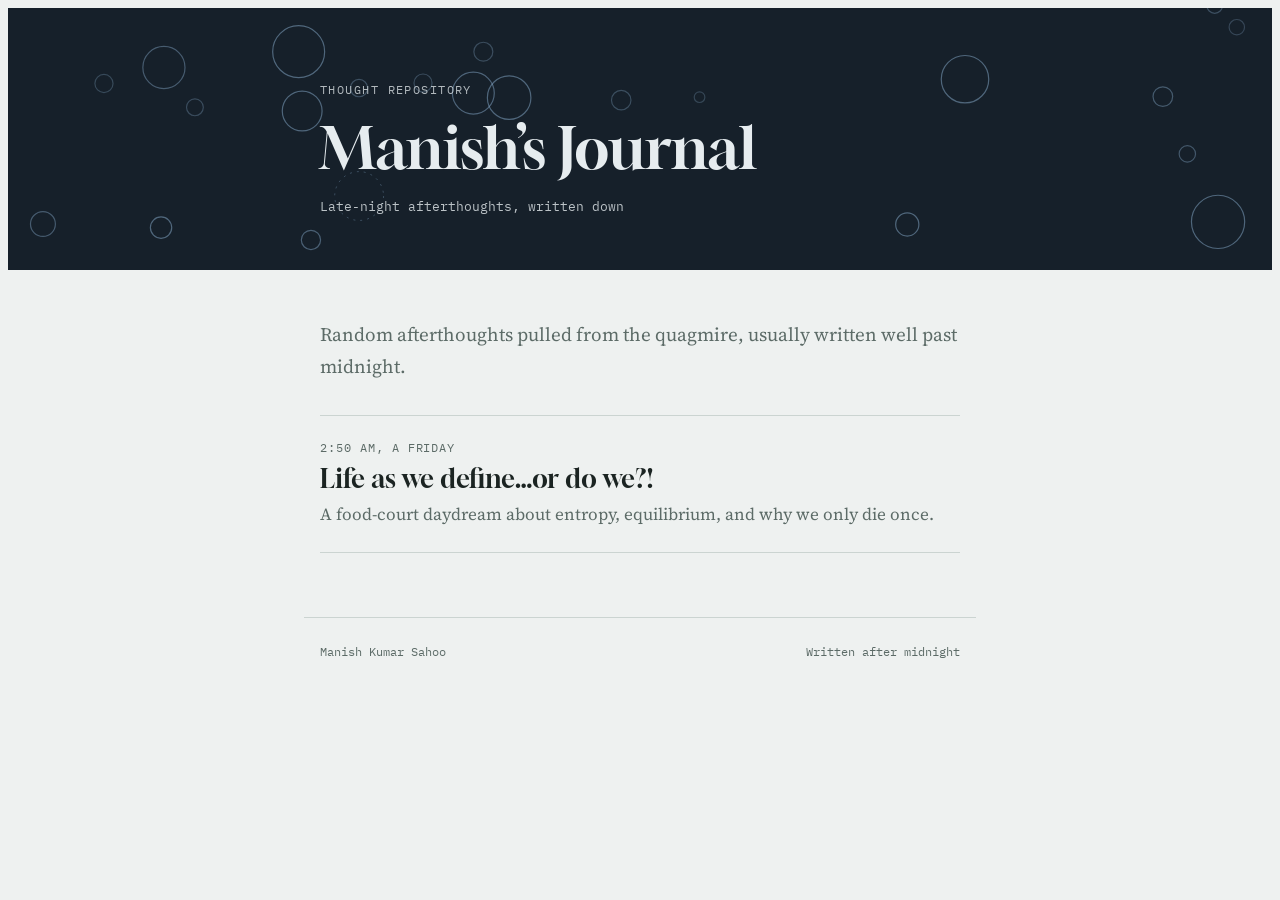
<file: index.html>
<!doctype html>
<html lang="en">
<head>
<meta charset="utf-8">
<meta name="viewport" content="width=device-width, initial-scale=1, viewport-fit=cover">
<title>Manish’s Journal</title>
<meta name="description" content="Late-night journal entries by Manish Kumar Sahoo.">
<link rel="preconnect" href="https://fonts.googleapis.com">
<link rel="preconnect" href="https://fonts.gstatic.com" crossorigin>
<link rel="stylesheet" href="https://fonts.googleapis.com/css2?family=Gloock&family=Source+Serif+4:ital,opsz,wght@0,8..60,400;0,8..60,600;1,8..60,400&family=IBM+Plex+Mono:wght@400;500&display=swap">
<link rel="stylesheet" href="style.css">
</head>
<body>
<header class="band">
  <canvas id="bubbles" aria-hidden="true"></canvas>
  <div class="band-inner">
    <div class="stamp">Thought repository</div>
    <h1>Manish’s Journal</h1>
    <div class="byline">Late-night afterthoughts, written down</div>
  </div>
</header>

<main>
  <p class="intro">Random afterthoughts pulled from the quagmire, usually written well past midnight.</p>
  <ul class="entries">
    <!-- New entries go at the top of this list -->
    <li>
      <a href="life-as-we-define.html">
        <span class="when">2:50 AM, a Friday</span>
        <span class="name">Life as we define…or do we?!</span>
        <span class="blurb">A food-court daydream about entropy, equilibrium, and why we only die once.</span>
      </a>
    </li>
  </ul>
</main>

<footer>
  <span>Manish Kumar Sahoo</span>
  <span>Written after midnight</span>
</footer>
<script src="bubbles.js"></script>
</body>
</html>
</file>
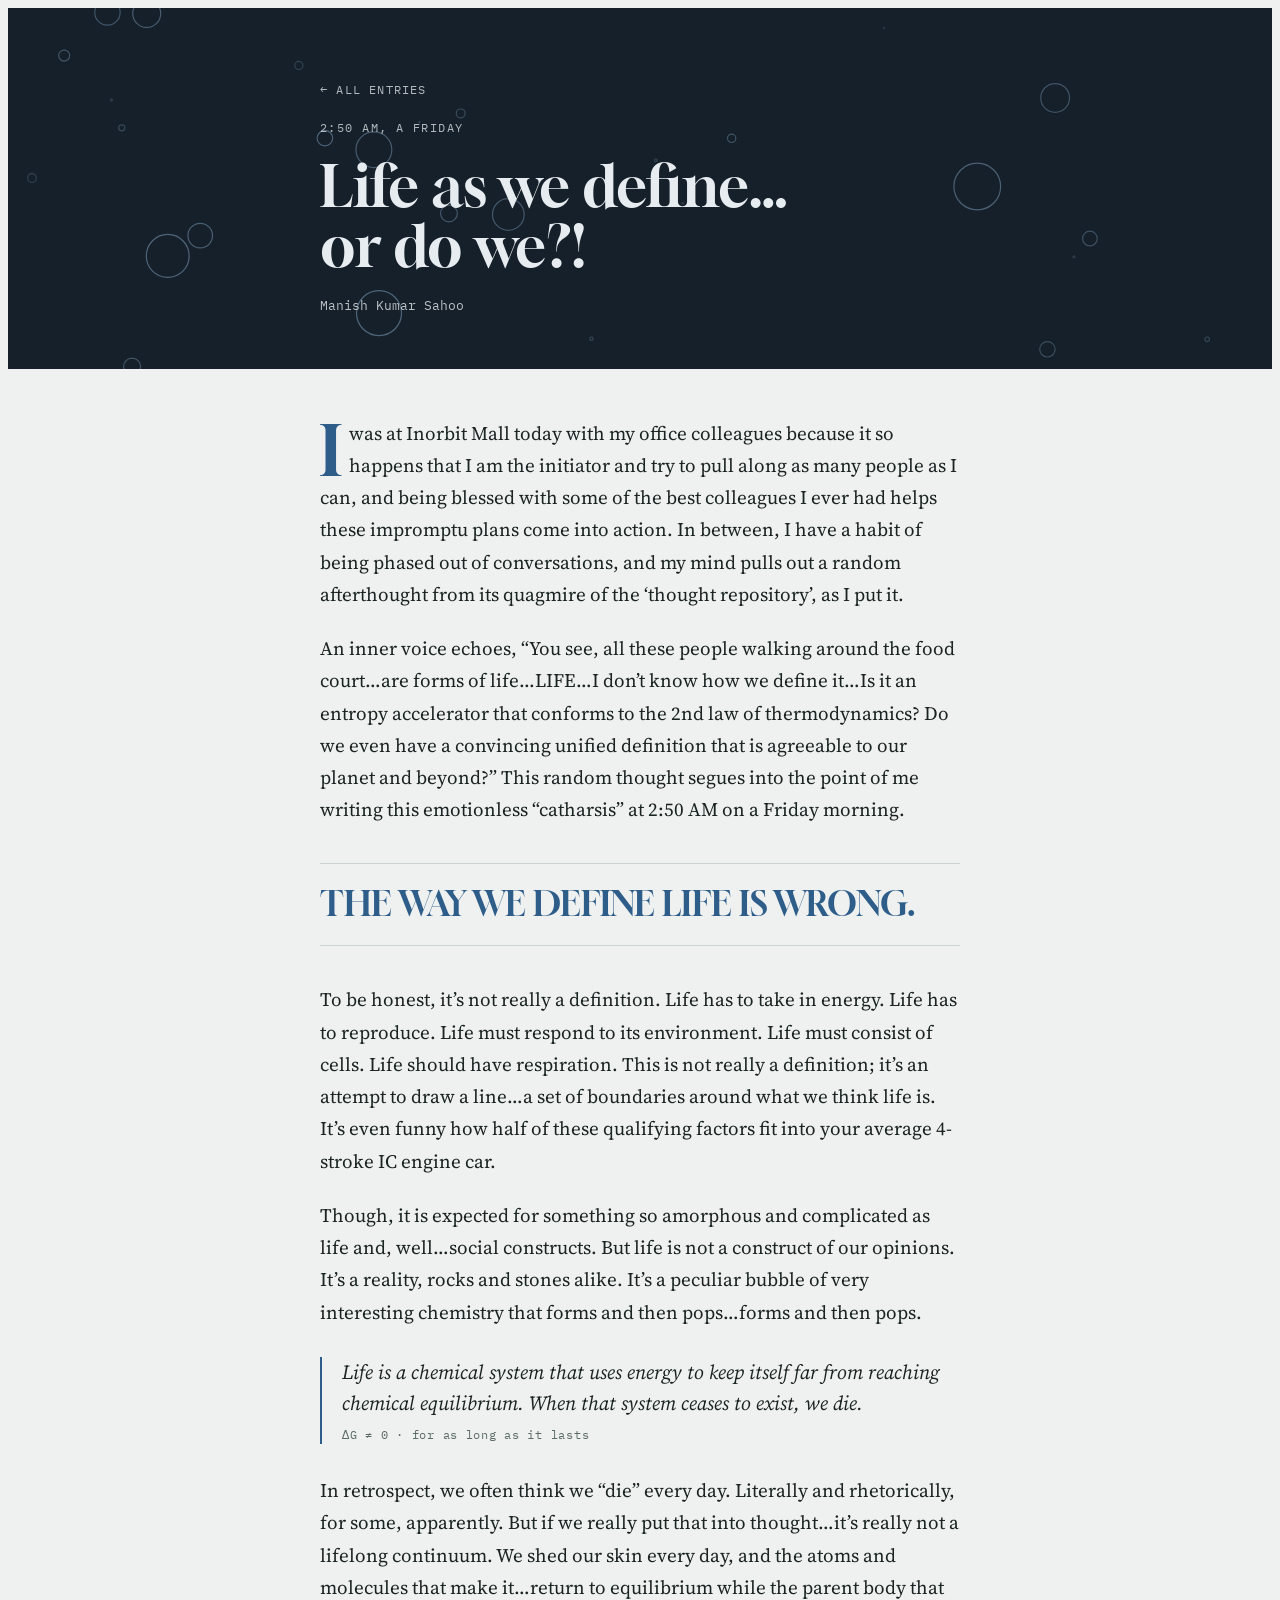
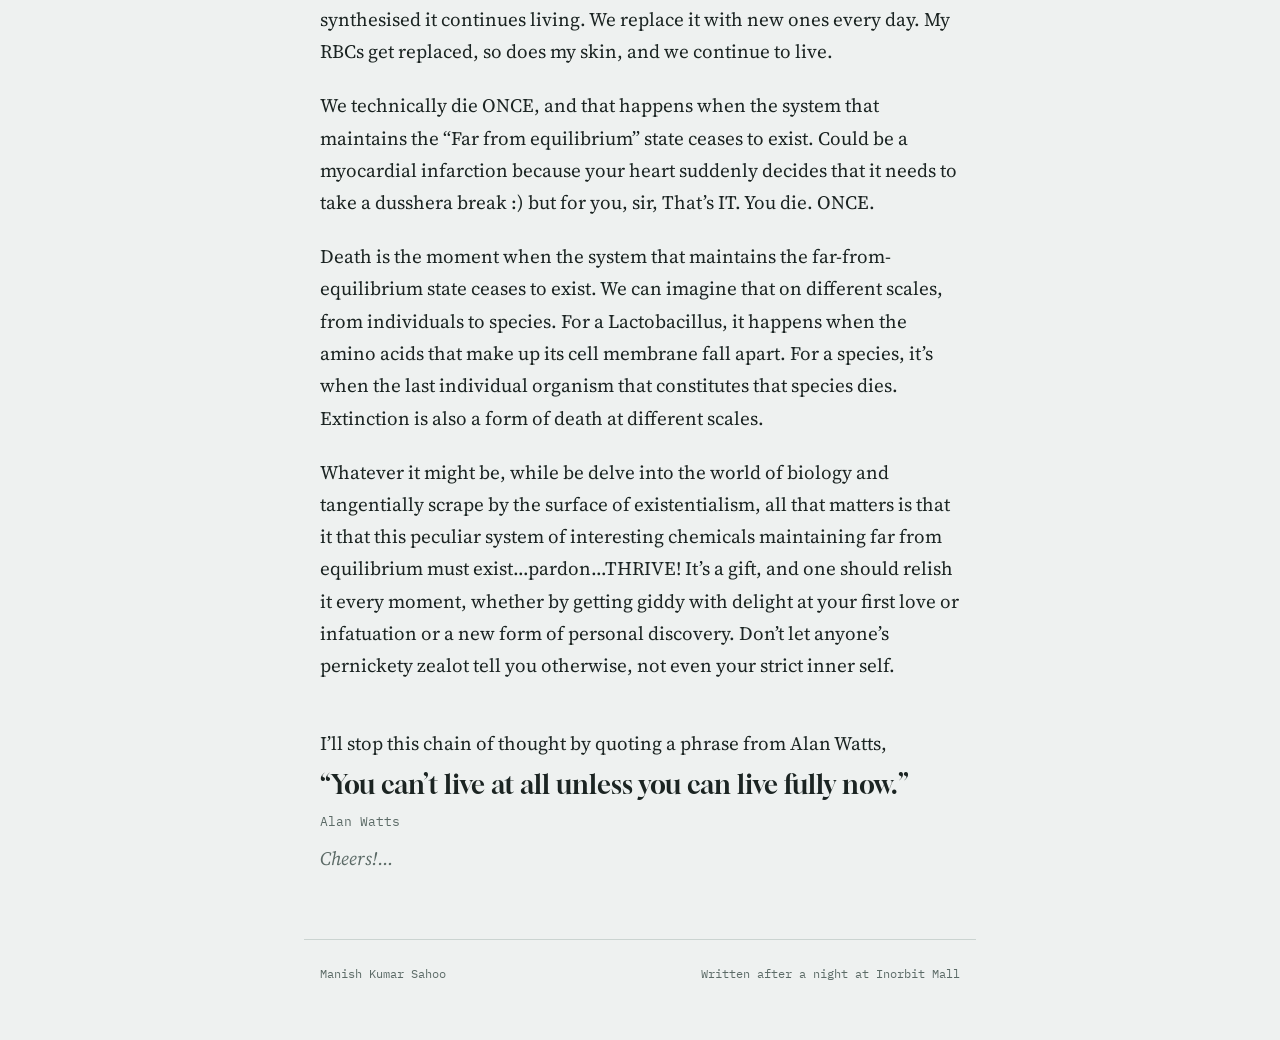
<file: life-as-we-define.html>
<!doctype html>
<html lang="en">
<head>
<meta charset="utf-8">
<meta name="viewport" content="width=device-width, initial-scale=1, viewport-fit=cover">
<title>Life as we define…or do we?!</title>
<meta name="description" content="A late-night journal entry on why our checklist definition of life falls short.">
<link rel="preconnect" href="https://fonts.googleapis.com">
<link rel="preconnect" href="https://fonts.gstatic.com" crossorigin>
<link rel="stylesheet" href="https://fonts.googleapis.com/css2?family=Gloock&family=Source+Serif+4:ital,opsz,wght@0,8..60,400;0,8..60,600;1,8..60,400&family=IBM+Plex+Mono:wght@400;500&display=swap">
<link rel="stylesheet" href="style.css">
</head>
<body>
<header class="band">
  <canvas id="bubbles" aria-hidden="true"></canvas>
  <div class="band-inner">
    <a class="back" href="./">← All entries</a>
    <div class="stamp">2:50 AM, a Friday</div>
    <h1>Life as we define…or do we?!</h1>
    <div class="byline">Manish Kumar Sahoo</div>
  </div>
</header>

<main>
  <article>
    <p>I was at Inorbit Mall today with my office colleagues because it so happens that I am the initiator and try to pull along as many people as I can, and being blessed with some of the best colleagues I ever had helps these impromptu plans come into action. In between, I have a habit of being phased out of conversations, and my mind pulls out a random afterthought from its quagmire of the ‘thought repository’, as I put it.</p>

    <p>An inner voice echoes, “You see, all these people walking around the food court…are forms of life...LIFE…I don’t know how we define it…Is it an entropy accelerator that conforms to the 2nd law of thermodynamics? Do we even have a convincing unified definition that is agreeable to our planet and beyond?” This random thought segues into the point of me writing this emotionless “catharsis” at 2:50 AM on a Friday morning.</p>

    <p class="thesis">THE WAY WE DEFINE LIFE IS WRONG.</p>

    <p>To be honest, it’s not really a definition. Life has to take in energy. Life has to reproduce. Life must respond to its environment. Life must consist of cells. Life should have respiration. This is not really a definition; it’s an attempt to draw a line…a set of boundaries around what we think life is. It’s even funny how half of these qualifying factors fit into your average 4-stroke IC engine car.</p>

    <p>Though, it is expected for something so amorphous and complicated as life and, well…social constructs. But life is not a construct of our opinions. It’s a reality, rocks and stones alike. It’s a peculiar bubble of very interesting chemistry that forms and then pops…forms and then pops.</p>

    <p class="definition">Life is a chemical system that uses energy to keep itself far from reaching chemical equilibrium. When that system ceases to exist, we die.<span class="eq">ΔG ≠ 0 · for as long as it lasts</span></p>

    <p>In retrospect, we often think we “die” every day. Literally and rhetorically, for some, apparently. But if we really put that into thought…it’s really not a lifelong continuum. We shed our skin every day, and the atoms and molecules that make it…return to equilibrium while the parent body that synthesised it continues living. We replace it with new ones every day. My RBCs get replaced, so does my skin, and we continue to live.</p>

    <p>We technically die ONCE, and that happens when the system that maintains the “Far from equilibrium” state ceases to exist. Could be a myocardial infarction because your heart suddenly decides that it needs to take a dusshera break :) but for you, sir, That’s IT. You die. ONCE.</p>

    <p>Death is the moment when the system that maintains the far-from-equilibrium state ceases to exist. We can imagine that on different scales, from individuals to species. For a Lactobacillus, it happens when the amino acids that make up its cell membrane fall apart. For a species, it’s when the last individual organism that constitutes that species dies. Extinction is also a form of death at different scales.</p>

    <p>Whatever it might be, while be delve into the world of biology and tangentially scrape by the surface of existentialism, all that matters is that it that this peculiar system of interesting chemicals maintaining far from equilibrium must exist…pardon…THRIVE! It’s a gift, and one should relish it every moment, whether by getting giddy with delight at your first love or infatuation or a new form of personal discovery. Don’t let anyone’s pernickety zealot tell you otherwise, not even your strict inner self.</p>

    <div class="close">
      <p>I’ll stop this chain of thought by quoting a phrase from Alan Watts,</p>
      <blockquote>“You can’t live at all unless you can live fully now.”</blockquote>
      <cite>Alan Watts</cite>
      <p class="signoff">Cheers!…</p>
    </div>
  </article>
</main>

<footer>
  <span>Manish Kumar Sahoo</span>
  <span>Written after a night at Inorbit Mall</span>
</footer>

<script src="bubbles.js"></script>
</body>
</html>
</file>
<file: style.css>
/* Layout: a single quiet reading column under a slim "night window" band where bubbles form and pop */
:root {
  --bg: #EEF1F0;
  --fg: #1B2422;
  --muted: #5C6B67;
  --rule: #CBD4D1;
  --accent: #2F5D8A;
  --band: #16202A;
  --band-fg: #E6ECEF;
  --bubble: #8FB4D6;
  --display: "Gloock", "Georgia", serif;
  --body: "Source Serif 4", "Iowan Old Style", "Georgia", serif;
  --mono: "IBM Plex Mono", ui-monospace, "SFMono-Regular", Menlo, monospace;
}
@media (prefers-color-scheme: dark) {
  :root:not([data-theme="light"]) {
    --bg: #12181D; --fg: #DCE3E6; --muted: #8C9AA2; --rule: #2A343B;
    --accent: #8EB8E0; --band: #0B1015; --band-fg: #DCE3E6; --bubble: #5F8DB8;
    color-scheme: dark;
  }
}
:root[data-theme="dark"] {
  --bg: #12181D; --fg: #DCE3E6; --muted: #8C9AA2; --rule: #2A343B;
  --accent: #8EB8E0; --band: #0B1015; --band-fg: #DCE3E6; --bubble: #5F8DB8;
  color-scheme: dark;
}

body {
  background: var(--bg);
  color: var(--fg);
  font-family: var(--body);
  font-size: 1.1875rem;
  line-height: 1.7;
  -webkit-font-smoothing: antialiased;
}

.band {
  background: var(--band);
  color: var(--band-fg);
  position: relative;
  overflow: hidden;
}
.band canvas {
  position: absolute; inset: 0;
  width: 100%; height: 100%;
  display: block;
}
.band-inner {
  position: relative;
  max-width: 40rem;
  margin: 0 auto;
  padding-left: max(16px, env(safe-area-inset-left, 0px));
  padding-right: max(16px, env(safe-area-inset-right, 0px));
  padding-block: 4.5rem 3.25rem;
  display: grid;
  gap: 1.1rem;
}
.stamp {
  font-family: var(--mono);
  font-size: 0.75rem;
  letter-spacing: 0.12em;
  text-transform: uppercase;
  opacity: 0.75;
}
h1 {
  font-family: var(--display);
  font-weight: 400;
  font-size: clamp(2.4rem, 7vw, 3.6rem);
  line-height: 1.05;
  margin: 0;
  text-wrap: balance;
}
.byline {
  font-family: var(--mono);
  font-size: 0.8125rem;
  opacity: 0.8;
}

main {
  max-width: 40rem;
  margin: 0 auto;
  padding-left: max(16px, env(safe-area-inset-left, 0px));
  padding-right: max(16px, env(safe-area-inset-right, 0px));
  padding-block: 3rem 4rem;
}
article { display: grid; gap: 1.35rem; }
article p { margin: 0; hanging-punctuation: first; }
article > p:first-child::first-letter {
  font-family: var(--display);
  float: left;
  font-size: 3.6em;
  line-height: 0.82;
  padding: 0.08em 0.1em 0 0;
  color: var(--accent);
}

.thesis {
  font-family: var(--display);
  font-size: clamp(1.6rem, 4.5vw, 2.1rem);
  line-height: 1.2;
  margin: 1rem 0;
  padding-block: 1.25rem;
  border-block: 1px solid var(--rule);
  color: var(--accent);
  text-wrap: balance;
}

.definition {
  margin: 0.5rem 0;
  padding-left: 1.25rem;
  border-left: 2px solid var(--accent);
  font-style: italic;
  font-size: 1.25rem;
  line-height: 1.55;
}
.definition .eq {
  display: block;
  margin-top: 0.4rem;
  font-family: var(--mono);
  font-style: normal;
  font-size: 0.75rem;
  letter-spacing: 0.06em;
  color: var(--muted);
}

.close {
  margin-top: 1.5rem;
  display: grid;
  gap: 0.6rem;
}
.close blockquote {
  margin: 0;
  font-family: var(--display);
  font-size: 1.6rem;
  line-height: 1.25;
  text-wrap: balance;
}
.close cite {
  font-family: var(--mono);
  font-style: normal;
  font-size: 0.8125rem;
  color: var(--muted);
}
.signoff { font-style: italic; color: var(--muted); }

footer {
  max-width: 40rem;
  margin: 0 auto;
  padding-left: max(16px, env(safe-area-inset-left, 0px));
  padding-right: max(16px, env(safe-area-inset-right, 0px));
  padding-block: 1.5rem 3rem;
  border-top: 1px solid var(--rule);
  font-family: var(--mono);
  font-size: 0.75rem;
  color: var(--muted);
  display: flex;
  flex-wrap: wrap;
  justify-content: space-between;
  gap: 0.5rem;
}

@media (max-width: 480px) {
  body { font-size: 1.0625rem; }
  .band-inner { padding-block: 3.25rem 2.5rem; }
}

.back {
  font-family: var(--mono);
  font-size: 0.75rem;
  letter-spacing: 0.1em;
  text-transform: uppercase;
  color: var(--band-fg);
  opacity: 0.75;
  text-decoration: none;
  width: fit-content;
}
.back:hover, .back:focus-visible { opacity: 1; text-decoration: underline; }
a:focus-visible { outline: 2px solid var(--accent); outline-offset: 3px; }
.entries { list-style: none; margin: 0; padding: 0; display: grid; }
.entries li { border-bottom: 1px solid var(--rule); }
.entries li:first-child { border-top: 1px solid var(--rule); }
.entries a {
  display: grid; gap: 0.35rem;
  padding-block: 1.4rem;
  color: inherit; text-decoration: none;
}
.entries .when {
  font-family: var(--mono); font-size: 0.75rem;
  letter-spacing: 0.08em; text-transform: uppercase; color: var(--muted);
}
.entries .name {
  font-family: var(--display); font-size: 1.6rem; line-height: 1.2;
}
.entries a:hover .name, .entries a:focus-visible .name { color: var(--accent); }
.entries .blurb { color: var(--muted); font-size: 1.0625rem; }
.intro { color: var(--muted); margin: 0 0 2rem; }
</file>
